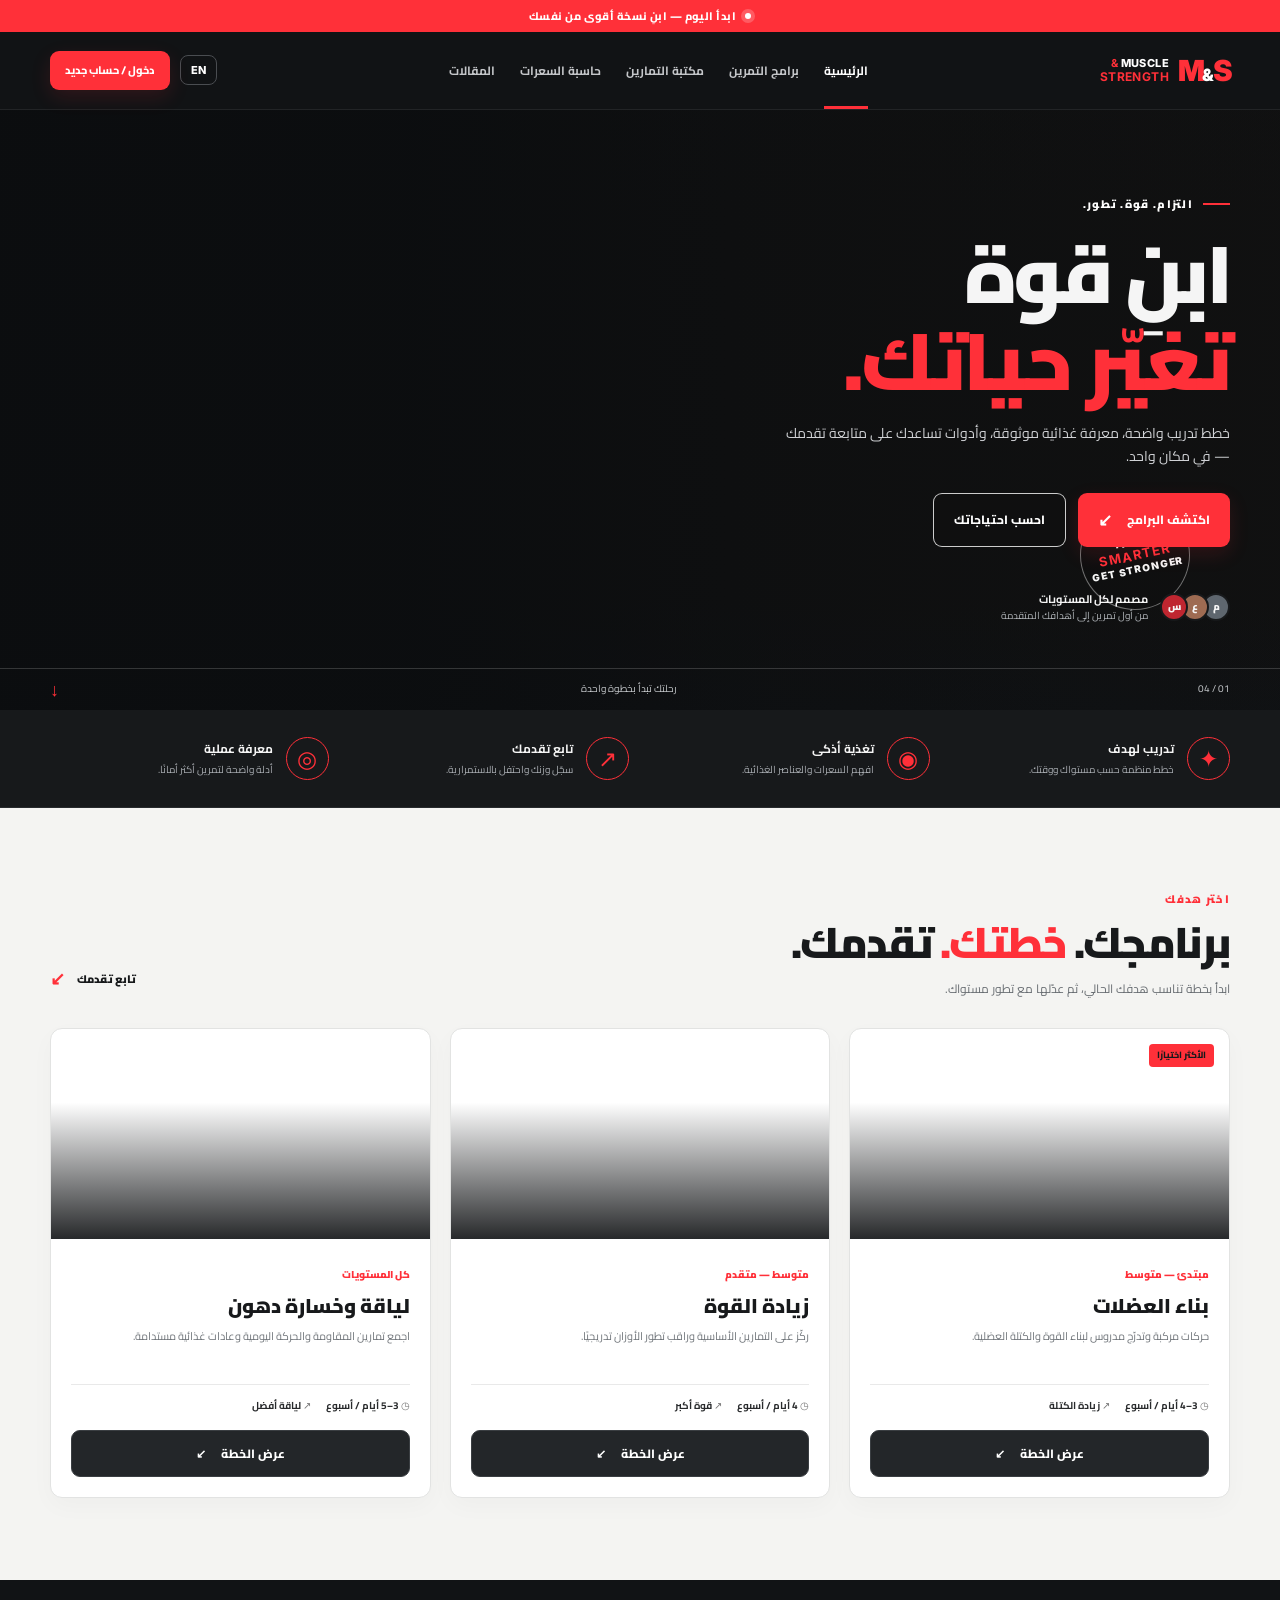
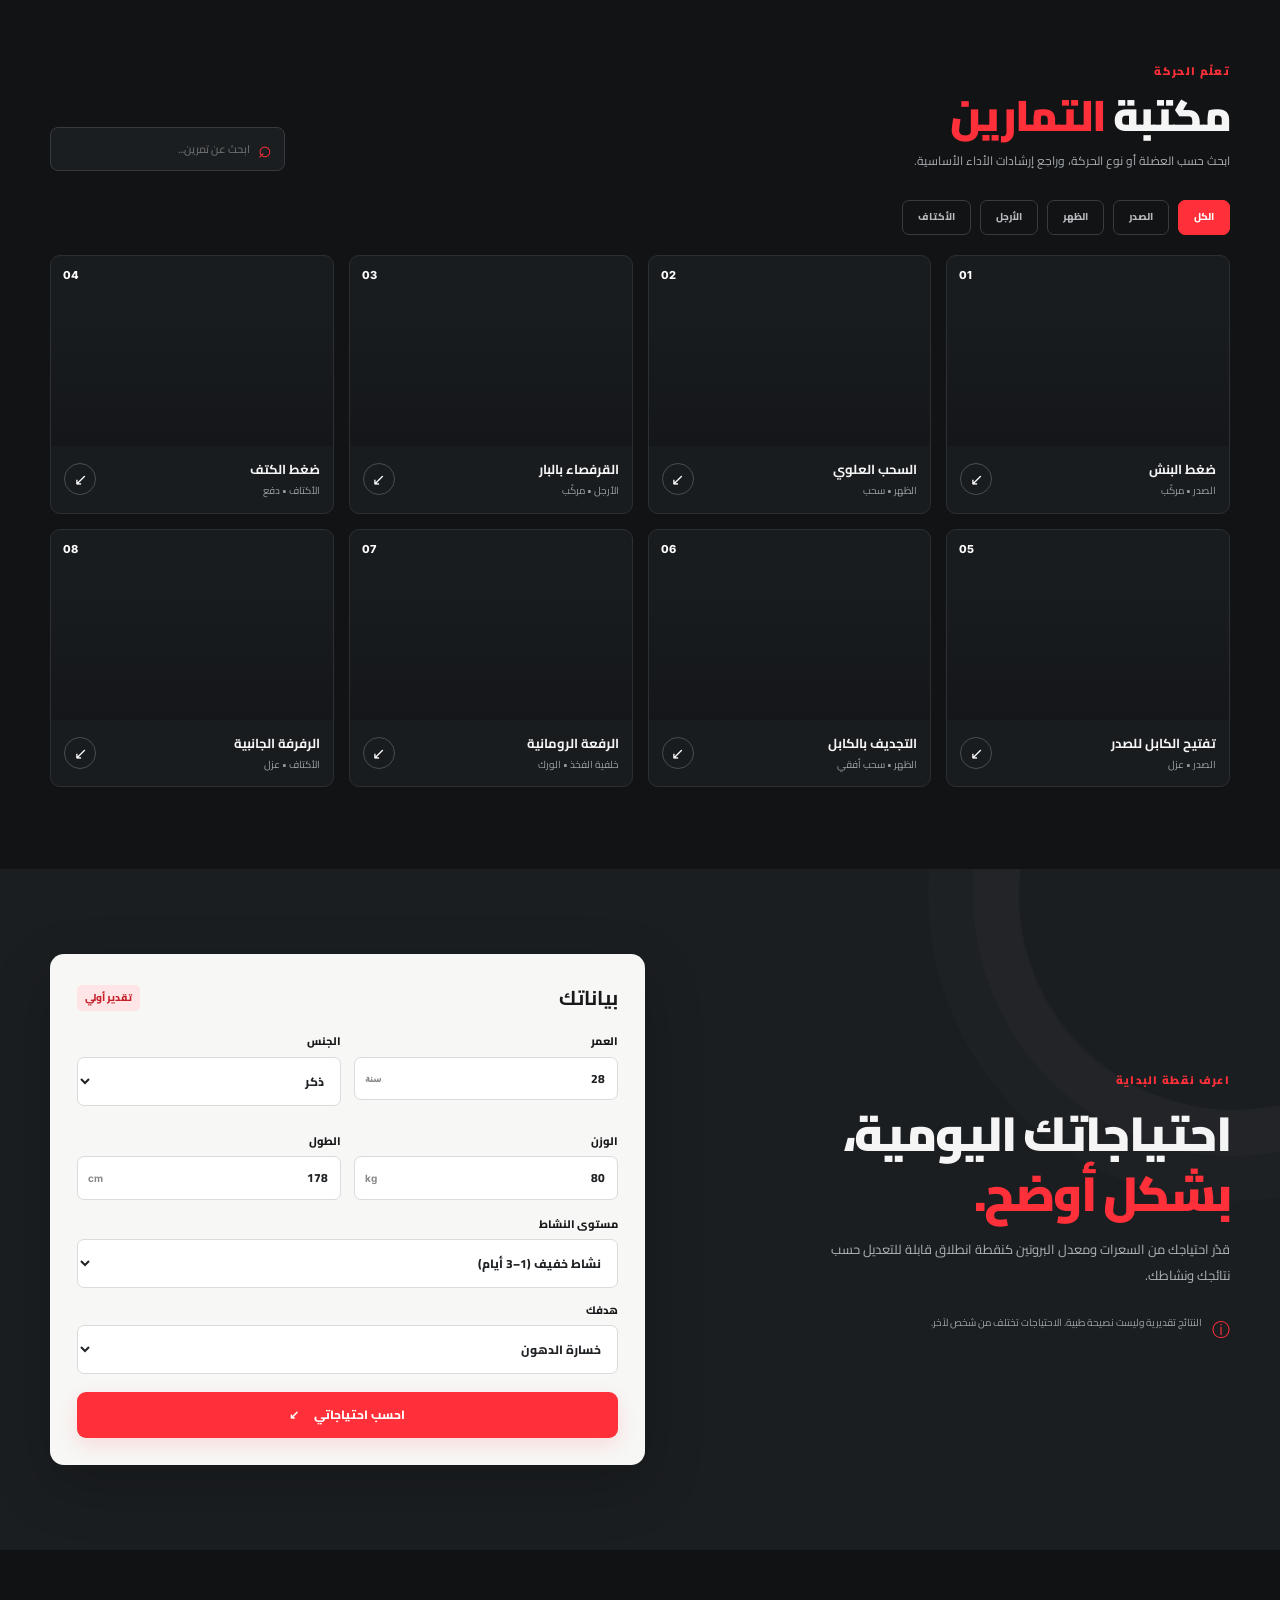
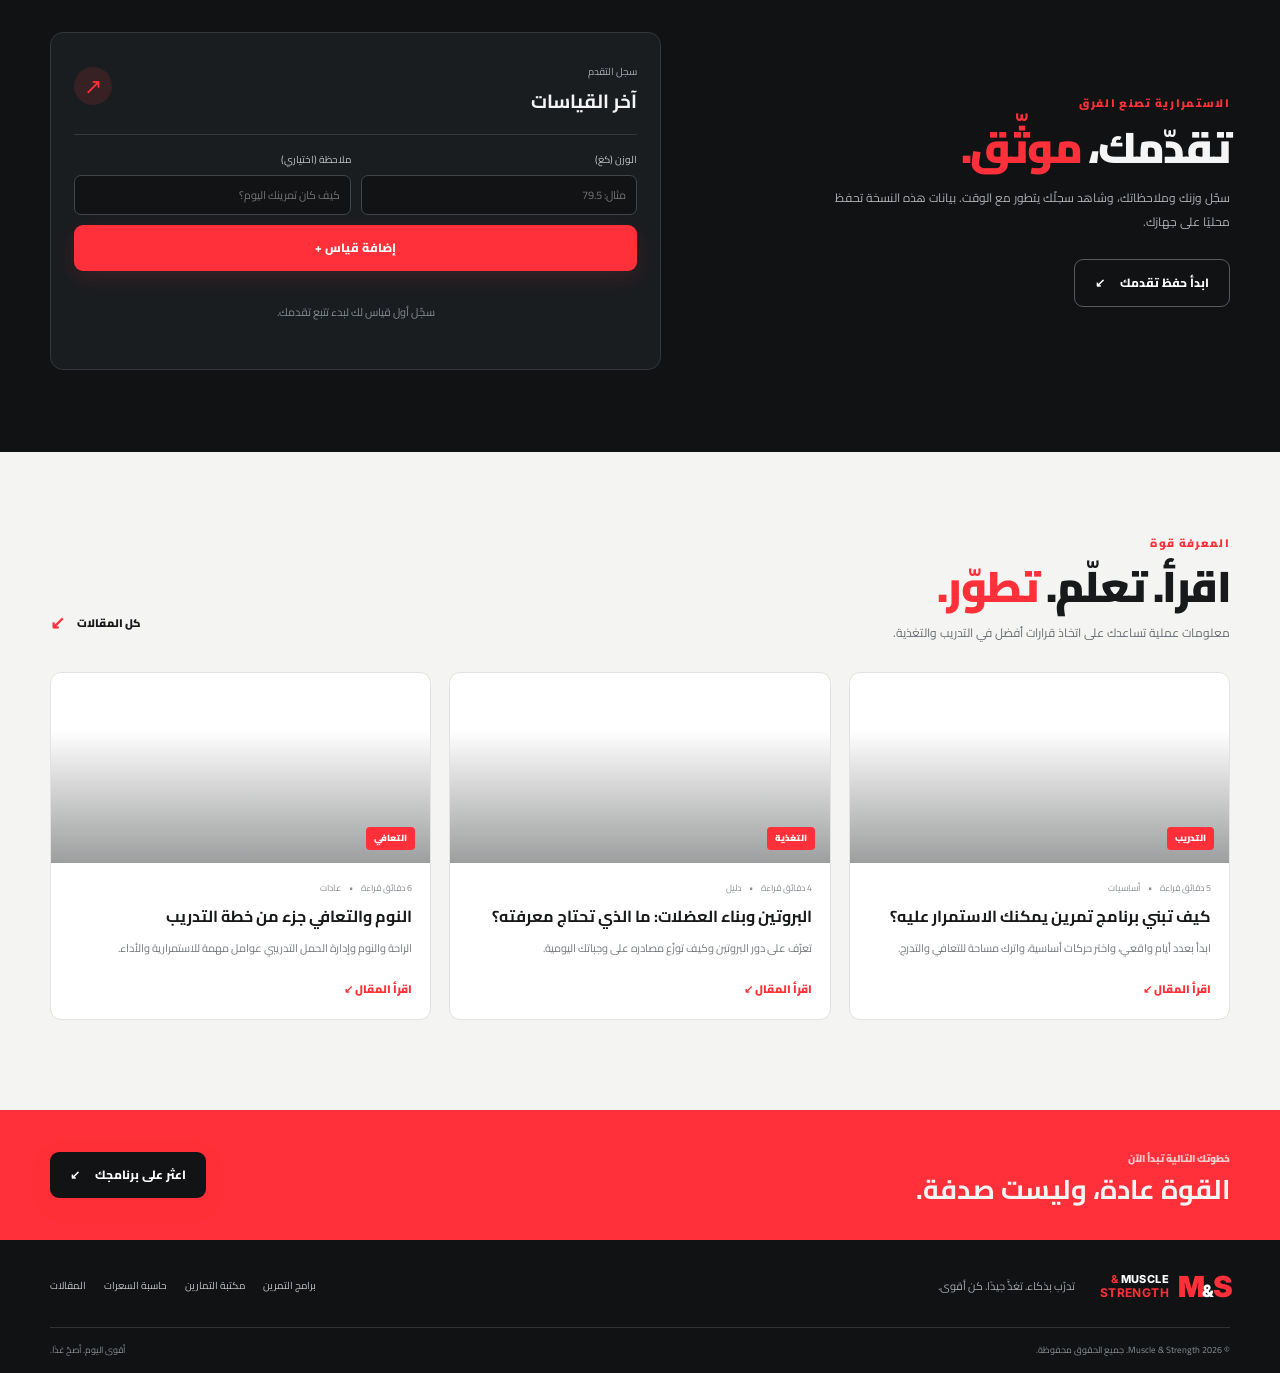
<file: index.html>
<!doctype html>
<html lang="ar" dir="rtl">
<head>
  <meta charset="utf-8">
  <meta name="viewport" content="width=device-width, initial-scale=1">
  <meta name="theme-color" content="#111315">
  <meta name="mobile-web-app-capable" content="yes">
  <meta name="apple-mobile-web-app-capable" content="yes">
  <meta name="apple-mobile-web-app-status-bar-style" content="black-translucent">
  <link rel="manifest" href="manifest.webmanifest">
  <link rel="icon" href="icons/icon-192.svg" type="image/svg+xml">
  <link rel="apple-touch-icon" href="icons/icon-192.svg">
  <meta name="description" content="Muscle & Strength — برامج تمرين، تغذية رياضية، مكتبة تمارين وأدوات لتتبع تقدمك.">
  <title>Muscle & Strength | القوة تبدأ هنا</title>
  <link rel="preconnect" href="https://fonts.googleapis.com">
  <link rel="preconnect" href="https://fonts.gstatic.com" crossorigin>
  <link href="https://fonts.googleapis.com/css2?family=Cairo:wght@400;500;600;700;800;900&family=Inter:wght@400;500;600;700;800;900&display=swap" rel="stylesheet">
  <link rel="stylesheet" href="styles.css">
</head>
<body>
  <div class="announcement"><span class="pulse"></span><span data-i18n="announce">ابدأ اليوم — ابنِ نسخة أقوى من نفسك</span></div>
  <header class="site-header">
    <a class="brand" href="#home" aria-label="Muscle & Strength home">
      <span class="brand-mark">M<span>&</span>S</span>
      <span class="brand-name">MUSCLE <b>&</b><strong>STRENGTH</strong></span>
    </a>
    <button class="mobile-menu" id="mobileMenu" aria-label="Open navigation">☰</button>
    <nav id="nav">
      <a class="nav-link active" href="#home" data-i18n="navHome">الرئيسية</a>
      <a class="nav-link" href="#programs" data-i18n="navPrograms">برامج التمرين</a>
      <a class="nav-link" href="#library" data-i18n="navLibrary">مكتبة التمارين</a>
      <a class="nav-link" href="#calculator" data-i18n="navCalculator">حاسبة السعرات</a>
      <a class="nav-link" href="#articles" data-i18n="navArticles">المقالات</a>
    </nav>
    <div class="header-actions">
      <button class="language-toggle" id="languageToggle">EN</button>
      <button class="btn btn-small btn-red" id="accountButton" data-i18n="login">دخول / حساب جديد</button>
    </div>
  </header>

  <main>
    <section class="hero" id="home">
      <div class="hero-shade"></div>
      <div class="hero-content container">
        <div class="eyebrow"><span class="eyebrow-line"></span><span data-i18n="heroEyebrow">التزام. قوة. تطور.</span></div>
        <h1><span data-i18n="heroTitleA">ابنِ قوة</span><br><em data-i18n="heroTitleB">تغيّر حياتك.</em></h1>
        <p data-i18n="heroText">خطط تدريب واضحة، معرفة غذائية موثوقة، وأدوات تساعدك على متابعة تقدمك — في مكان واحد.</p>
        <div class="hero-actions">
          <a class="btn btn-red" href="#programs" data-i18n="explorePrograms">اكتشف البرامج <span class="arrow">↙</span></a>
          <a class="btn btn-outline" href="#calculator" data-i18n="calculateNeeds">احسب احتياجاتك</a>
        </div>
        <div class="hero-proof">
          <div class="proof-avatars"><span>م</span><span>ع</span><span>س</span></div>
          <div><strong data-i18n="builtFor">مصمم لكل المستويات</strong><small data-i18n="fromBeginner">من أول تمرين إلى أهدافك المتقدمة</small></div>
        </div>
      </div>
      <div class="hero-stamp"><span>TRAIN</span><b>SMARTER</b><span>GET STRONGER</span></div>
      <div class="hero-bottom-line"><span>01 / 04</span><span data-i18n="heroBottom">رحلتك تبدأ بخطوة واحدة</span><span class="scroll-mark">↓</span></div>
    </section>

    <section class="feature-strip">
      <div class="container feature-grid">
        <article class="feature"><div class="feature-icon">✦</div><div><h3 data-i18n="feature1Title">تدريب لهدف</h3><p data-i18n="feature1Text">خطط منظمة حسب مستواك ووقتك.</p></div></article>
        <article class="feature"><div class="feature-icon">◉</div><div><h3 data-i18n="feature2Title">تغذية أذكى</h3><p data-i18n="feature2Text">افهم السعرات والعناصر الغذائية.</p></div></article>
        <article class="feature"><div class="feature-icon">↗</div><div><h3 data-i18n="feature3Title">تابع تقدمك</h3><p data-i18n="feature3Text">سجّل وزنك واحتفل بالاستمرارية.</p></div></article>
        <article class="feature"><div class="feature-icon">◎</div><div><h3 data-i18n="feature4Title">معرفة عملية</h3><p data-i18n="feature4Text">أدلة واضحة لتمرين أكثر أمانًا.</p></div></article>
      </div>
    </section>

    <section class="section programs-section" id="programs">
      <div class="container">
        <div class="section-heading">
          <div><span class="section-kicker" data-i18n="programKicker">اختر هدفك</span><h2 data-i18n="programTitle">برنامجك. <em>خطتك.</em> تقدمك.</h2><p data-i18n="programIntro">ابدأ بخطة تناسب هدفك الحالي، ثم عدّلها مع تطور مستواك.</p></div>
          <a class="text-link" href="#tracker" data-i18n="trackProgress">تابع تقدمك <span>↙</span></a>
        </div>
        <div class="program-grid">
          <article class="program-card">
            <div class="program-image image-muscle"><span class="card-index">01</span><span class="program-tag" data-i18n="tagPopular">الأكثر اختيارًا</span></div>
            <div class="program-body"><span class="card-meta" data-i18n="levelBeginner">مبتدئ — متوسط</span><h3 data-i18n="muscleTitle">بناء العضلات</h3><p data-i18n="muscleText">حركات مركبة وتدرّج مدروس لبناء القوة والكتلة العضلية.</p><div class="program-details"><span>◷ <b data-i18n="days3to4">3–4 أيام / أسبوع</b></span><span>↗ <b data-i18n="goalHypertrophy">زيادة الكتلة</b></span></div><button class="btn btn-dark full-width program-start" data-program="muscle" data-i18n="viewPlan">عرض الخطة <span>↙</span></button></div>
          </article>
          <article class="program-card">
            <div class="program-image image-strength"><span class="card-index">02</span></div>
            <div class="program-body"><span class="card-meta" data-i18n="levelIntermediate">متوسط — متقدم</span><h3 data-i18n="strengthTitle">زيادة القوة</h3><p data-i18n="strengthText">ركّز على التمارين الأساسية وراقب تطور الأوزان تدريجيًا.</p><div class="program-details"><span>◷ <b data-i18n="days4">4 أيام / أسبوع</b></span><span>↗ <b data-i18n="goalPower">قوة أكبر</b></span></div><button class="btn btn-dark full-width program-start" data-program="strength" data-i18n="viewPlan">عرض الخطة <span>↙</span></button></div>
          </article>
          <article class="program-card">
            <div class="program-image image-fitness"><span class="card-index">03</span></div>
            <div class="program-body"><span class="card-meta" data-i18n="allLevels">كل المستويات</span><h3 data-i18n="fitnessTitle">لياقة وخسارة دهون</h3><p data-i18n="fitnessText">اجمع تمارين المقاومة والحركة اليومية وعادات غذائية مستدامة.</p><div class="program-details"><span>◷ <b data-i18n="days3to5">3–5 أيام / أسبوع</b></span><span>↗ <b data-i18n="goalHealth">لياقة أفضل</b></span></div><button class="btn btn-dark full-width program-start" data-program="fitness" data-i18n="viewPlan">عرض الخطة <span>↙</span></button></div>
          </article>
        </div>
      </div>
    </section>

    <section class="section library-section" id="library">
      <div class="container">
        <div class="section-heading">
          <div><span class="section-kicker" data-i18n="libraryKicker">تعلّم الحركة</span><h2 data-i18n="libraryTitle">مكتبة <em>التمارين</em></h2><p data-i18n="libraryIntro">ابحث حسب العضلة أو نوع الحركة، وراجع إرشادات الأداء الأساسية.</p></div>
          <div class="library-search"><span>⌕</span><input id="exerciseSearch" type="search" data-i18n-placeholder="searchExercises" placeholder="ابحث عن تمرين..."></div>
        </div>
        <div class="filter-row" id="exerciseFilters">
          <button class="filter-chip selected" data-filter="all" data-i18n="filterAll">الكل</button>
          <button class="filter-chip" data-filter="chest" data-i18n="filterChest">الصدر</button>
          <button class="filter-chip" data-filter="back" data-i18n="filterBack">الظهر</button>
          <button class="filter-chip" data-filter="legs" data-i18n="filterLegs">الأرجل</button>
          <button class="filter-chip" data-filter="shoulders" data-i18n="filterShoulders">الأكتاف</button>
        </div>
        <div class="exercise-grid" id="exerciseGrid">
          <article class="exercise-card" data-category="chest" data-name-ar="ضغط البنش" data-name-en="bench press"><div class="exercise-photo ex-chest"><span>01</span></div><div class="exercise-info"><div><h3 data-ar="ضغط البنش" data-en="Bench Press">ضغط البنش</h3><p data-ar="الصدر • مركّب" data-en="Chest • Compound">الصدر • مركّب</p></div><button class="round-arrow exercise-detail" aria-label="Exercise details" data-exercise="bench">↙</button></div></article>
          <article class="exercise-card" data-category="back" data-name-ar="السحب العلوي" data-name-en="lat pulldown"><div class="exercise-photo ex-back"><span>02</span></div><div class="exercise-info"><div><h3 data-ar="السحب العلوي" data-en="Lat Pulldown">السحب العلوي</h3><p data-ar="الظهر • سحب" data-en="Back • Pull">الظهر • سحب</p></div><button class="round-arrow exercise-detail" aria-label="Exercise details" data-exercise="pulldown">↙</button></div></article>
          <article class="exercise-card" data-category="legs" data-name-ar="القرفصاء" data-name-en="barbell squat"><div class="exercise-photo ex-legs"><span>03</span></div><div class="exercise-info"><div><h3 data-ar="القرفصاء بالبار" data-en="Barbell Squat">القرفصاء بالبار</h3><p data-ar="الأرجل • مركّب" data-en="Legs • Compound">الأرجل • مركّب</p></div><button class="round-arrow exercise-detail" aria-label="Exercise details" data-exercise="squat">↙</button></div></article>
          <article class="exercise-card" data-category="shoulders" data-name-ar="ضغط الكتف" data-name-en="shoulder press"><div class="exercise-photo ex-shoulders"><span>04</span></div><div class="exercise-info"><div><h3 data-ar="ضغط الكتف" data-en="Shoulder Press">ضغط الكتف</h3><p data-ar="الأكتاف • دفع" data-en="Shoulders • Push">الأكتاف • دفع</p></div><button class="round-arrow exercise-detail" aria-label="Exercise details" data-exercise="shoulder">↙</button></div></article>
          <article class="exercise-card" data-category="chest" data-name-ar="تفتيح الكابل للصدر" data-name-en="cable chest fly"><div class="exercise-photo ex-cable"><span>05</span></div><div class="exercise-info"><div><h3 data-ar="تفتيح الكابل للصدر" data-en="Cable Chest Fly">تفتيح الكابل للصدر</h3><p data-ar="الصدر • عزل" data-en="Chest • Isolation">الصدر • عزل</p></div><button class="round-arrow exercise-detail" aria-label="Exercise details" data-exercise="cablefly">↙</button></div></article>
          <article class="exercise-card" data-category="back" data-name-ar="التجديف بالكابل" data-name-en="seated cable row"><div class="exercise-photo ex-row"><span>06</span></div><div class="exercise-info"><div><h3 data-ar="التجديف بالكابل" data-en="Seated Cable Row">التجديف بالكابل</h3><p data-ar="الظهر • سحب أفقي" data-en="Back • Horizontal pull">الظهر • سحب أفقي</p></div><button class="round-arrow exercise-detail" aria-label="Exercise details" data-exercise="row">↙</button></div></article>
          <article class="exercise-card" data-category="legs" data-name-ar="الرفعة الرومانية" data-name-en="romanian deadlift"><div class="exercise-photo ex-deadlift"><span>07</span></div><div class="exercise-info"><div><h3 data-ar="الرفعة الرومانية" data-en="Romanian Deadlift">الرفعة الرومانية</h3><p data-ar="خلفية الفخذ • الورك" data-en="Hamstrings • Hips">خلفية الفخذ • الورك</p></div><button class="round-arrow exercise-detail" aria-label="Exercise details" data-exercise="rdl">↙</button></div></article>
          <article class="exercise-card" data-category="shoulders" data-name-ar="الرفرفة الجانبية" data-name-en="dumbbell lateral raise"><div class="exercise-photo ex-lateral"><span>08</span></div><div class="exercise-info"><div><h3 data-ar="الرفرفة الجانبية" data-en="Dumbbell Lateral Raise">الرفرفة الجانبية</h3><p data-ar="الأكتاف • عزل" data-en="Shoulders • Isolation">الأكتاف • عزل</p></div><button class="round-arrow exercise-detail" aria-label="Exercise details" data-exercise="lateral">↙</button></div></article>
        </div>
        <p class="empty-state hidden" id="exerciseEmpty" data-i18n="noExercises">لا توجد تمارين مطابقة لبحثك.</p>
      </div>
    </section>

    <section class="calculator-section" id="calculator">
      <div class="container calculator-layout">
        <div class="calculator-copy"><span class="section-kicker" data-i18n="calcKicker">اعرف نقطة البداية</span><h2 data-i18n="calcTitle">احتياجاتك اليومية،<br><em>بشكل أوضح.</em></h2><p data-i18n="calcText">قدّر احتياجك من السعرات ومعدل البروتين كنقطة انطلاق قابلة للتعديل حسب نتائجك ونشاطك.</p><div class="calc-note"><span>ⓘ</span><span data-i18n="calcDisclaimer">النتائج تقديرية وليست نصيحة طبية. الاحتياجات تختلف من شخص لآخر.</span></div></div>
        <form class="calculator-card" id="calorieForm">
          <div class="form-heading"><h3 data-i18n="yourDetails">بياناتك</h3><span data-i18n="estimateOnly">تقدير أولي</span></div>
          <div class="form-grid">
            <label><span data-i18n="age">العمر</span><div class="input-unit"><input id="age" type="number" min="16" max="100" value="28" required><span data-i18n="years">سنة</span></div></label>
            <label><span data-i18n="sex">الجنس</span><select id="sex"><option value="male" data-i18n="male">ذكر</option><option value="female" data-i18n="female">أنثى</option></select></label>
            <label><span data-i18n="weight">الوزن</span><div class="input-unit"><input id="weight" type="number" min="30" max="300" value="80" required><span>kg</span></div></label>
            <label><span data-i18n="height">الطول</span><div class="input-unit"><input id="height" type="number" min="120" max="230" value="178" required><span>cm</span></div></label>
          </div>
          <label class="select-label"><span data-i18n="activity">مستوى النشاط</span><select id="activity"><option value="1.2" data-i18n="activity1">قليل الحركة</option><option value="1.375" selected data-i18n="activity2">نشاط خفيف (1–3 أيام)</option><option value="1.55" data-i18n="activity3">نشاط متوسط (3–5 أيام)</option><option value="1.725" data-i18n="activity4">نشاط عالٍ (6–7 أيام)</option></select></label>
          <label class="select-label"><span data-i18n="goal">هدفك</span><select id="goal"><option value="lose" data-i18n="goalLose">خسارة الدهون</option><option value="maintain" data-i18n="goalMaintain">المحافظة على الوزن</option><option value="gain" data-i18n="goalGain">زيادة الكتلة</option></select></label>
          <button class="btn btn-red full-width" type="submit" data-i18n="calculate">احسب احتياجاتي <span>↙</span></button>
          <div class="calc-results hidden" id="calcResults" aria-live="polite"><div class="result-main"><span data-i18n="dailyCalories">السعرات اليومية المقدرة</span><strong id="caloriesValue">2,450 <small>kcal</small></strong></div><div class="result-macros"><div><span data-i18n="protein">البروتين</span><b id="proteinValue">160 g</b></div><div><span data-i18n="maintenance">سعرات المحافظة</span><b id="maintenanceValue">2,650</b></div></div></div>
        </form>
      </div>
    </section>

    <section class="section tracker-section" id="tracker">
      <div class="container tracker-layout">
        <div><span class="section-kicker" data-i18n="trackerKicker">الاستمرارية تصنع الفرق</span><h2 data-i18n="trackerTitle">تقدّمك، <em>موثّق.</em></h2><p data-i18n="trackerText">سجّل وزنك وملاحظاتك، وشاهد سجلّك يتطور مع الوقت. بيانات هذه النسخة تحفظ محليًا على جهازك.</p><button class="btn btn-outline dark-outline" id="trackerLogin" data-i18n="saveProgress">ابدأ حفظ تقدمك <span>↙</span></button></div>
        <div class="tracker-card"><div class="tracker-top"><div><span data-i18n="progressLog">سجل التقدم</span><h3 data-i18n="latestEntries">آخر القياسات</h3></div><span class="tracker-icon">↗</span></div><form id="progressForm" class="progress-form"><label><span data-i18n="weightKg">الوزن (كغ)</span><input type="number" id="progressWeight" min="25" max="350" step=".1" placeholder="مثال: 79.5" required></label><label><span data-i18n="noteOptional">ملاحظة (اختياري)</span><input type="text" id="progressNote" maxlength="100" data-i18n-placeholder="progressPlaceholder" placeholder="كيف كان تمرينك اليوم؟"></label><button class="btn btn-red" type="submit" data-i18n="addEntry">إضافة قياس +</button></form><div class="progress-list" id="progressList"><p class="empty-progress" data-i18n="emptyProgress">سجّل أول قياس لك لبدء تتبع تقدمك.</p></div></div>
      </div>
    </section>

    <section class="section articles-section" id="articles">
      <div class="container">
        <div class="section-heading"><div><span class="section-kicker" data-i18n="articlesKicker">المعرفة قوة</span><h2 data-i18n="articlesTitle">اقرأ. تعلّم. <em>تطوّر.</em></h2><p data-i18n="articlesIntro">معلومات عملية تساعدك على اتخاذ قرارات أفضل في التدريب والتغذية.</p></div><a class="text-link" href="#articles" id="allArticles" data-i18n="allArticles">كل المقالات <span>↙</span></a></div>
        <div class="article-grid">
          <article class="article-card"><div class="article-image article-one"><span data-i18n="training">التدريب</span></div><div class="article-body"><div class="article-meta"><span data-i18n="read5">5 دقائق قراءة</span><span>•</span><span data-i18n="basics">أساسيات</span></div><h3 data-ar="كيف تبني برنامج تمرين يمكنك الاستمرار عليه؟" data-en="How to build a workout plan you can stick to">كيف تبني برنامج تمرين يمكنك الاستمرار عليه؟</h3><p data-ar="ابدأ بعدد أيام واقعي، واختر حركات أساسية، واترك مساحة للتعافي والتدرج." data-en="Start with a realistic schedule, choose fundamental movements, and leave room for recovery and progression.">ابدأ بعدد أيام واقعي، واختر حركات أساسية، واترك مساحة للتعافي والتدرج.</p><button class="article-read" data-article="0" data-i18n="readArticle">اقرأ المقال ↙</button></div></article>
          <article class="article-card"><div class="article-image article-two"><span data-i18n="nutrition">التغذية</span></div><div class="article-body"><div class="article-meta"><span data-i18n="read4">4 دقائق قراءة</span><span>•</span><span data-i18n="guide">دليل</span></div><h3 data-ar="البروتين وبناء العضلات: ما الذي تحتاج معرفته؟" data-en="Protein and muscle building: what to know">البروتين وبناء العضلات: ما الذي تحتاج معرفته؟</h3><p data-ar="تعرّف على دور البروتين وكيف توزّع مصادره على وجباتك اليومية." data-en="Learn what protein does and how to spread useful sources across your daily meals.">تعرّف على دور البروتين وكيف توزّع مصادره على وجباتك اليومية.</p><button class="article-read" data-article="1" data-i18n="readArticle">اقرأ المقال ↙</button></div></article>
          <article class="article-card"><div class="article-image article-three"><span data-i18n="recovery">التعافي</span></div><div class="article-body"><div class="article-meta"><span data-i18n="read6">6 دقائق قراءة</span><span>•</span><span data-i18n="habits">عادات</span></div><h3 data-ar="النوم والتعافي جزء من خطة التدريب" data-en="Sleep and recovery are part of your training plan">النوم والتعافي جزء من خطة التدريب</h3><p data-ar="الراحة والنوم وإدارة الحمل التدريبي عوامل مهمة للاستمرارية والأداء." data-en="Rest, sleep, and training-load management matter for consistency and performance.">الراحة والنوم وإدارة الحمل التدريبي عوامل مهمة للاستمرارية والأداء.</p><button class="article-read" data-article="2" data-i18n="readArticle">اقرأ المقال ↙</button></div></article>
        </div>
      </div>
    </section>

    <section class="cta-band"><div class="container cta-content"><div><span data-i18n="ctaKicker">خطوتك التالية تبدأ الآن</span><h2 data-i18n="ctaTitle">القوة عادة، وليست صدفة.</h2></div><a href="#programs" class="btn btn-red" data-i18n="findProgram">اعثر على برنامجك <span>↙</span></a></div></section>
  </main>

  <footer class="site-footer"><div class="container footer-main"><a class="brand" href="#home"><span class="brand-mark">M<span>&</span>S</span><span class="brand-name">MUSCLE <b>&</b><strong>STRENGTH</strong></span></a><p data-i18n="footerTagline">تدرّب بذكاء. تغذَّ جيدًا. كن أقوى.</p><div class="footer-links"><a href="#programs" data-i18n="navPrograms">برامج التمرين</a><a href="#library" data-i18n="navLibrary">مكتبة التمارين</a><a href="#calculator" data-i18n="navCalculator">حاسبة السعرات</a><a href="#articles" data-i18n="navArticles">المقالات</a></div></div><div class="container footer-bottom"><span>© <span id="year"></span> Muscle & Strength. <span data-i18n="rights">جميع الحقوق محفوظة.</span></span><span data-i18n="footerMotto">أقوى اليوم. أصحّ غدًا.</span></div></footer>

  <dialog id="accountDialog" class="modal">
    <form method="dialog" class="modal-close-form"><button class="modal-close" aria-label="Close">×</button></form>
    <div class="modal-inner"><span class="section-kicker" data-i18n="yourJourney">رحلتك الرياضية</span><h2 id="accountTitle" data-i18n="welcomeBack">مرحبًا بعودتك</h2><p data-i18n="accountExplain">أنشئ اسم مستخدم محليًا لحفظ قياسات تقدمك على هذا الجهاز.</p><form id="accountForm"><label><span data-i18n="displayName">الاسم</span><input id="displayName" type="text" minlength="2" maxlength="40" required placeholder="اسمك"></label><label><span data-i18n="emailOptional">البريد الإلكتروني (اختياري)</span><input id="userEmail" type="email" placeholder="you@example.com"></label><button class="btn btn-red full-width" type="submit" data-i18n="createProfile">إنشاء / فتح ملفي <span>↙</span></button></form><p class="privacy-note" data-i18n="localPrivacy">ملاحظة: هذا نموذج أولي؛ لا يُنشئ حسابًا سحابيًا ولا يرسل بياناتك إلى خادم.</p></div>
  </dialog>

  <dialog id="contentDialog" class="modal content-modal">
    <form method="dialog" class="modal-close-form"><button class="modal-close" aria-label="Close">×</button></form>
    <div class="modal-inner" id="contentDialogBody"></div>
  </dialog>
  <div class="toast" id="toast" role="status" aria-live="polite"></div>
  <script src="app.js"></script>
  <script>if ("serviceWorker" in navigator && (location.protocol === "https:" || location.hostname === "localhost")) { window.addEventListener("load", () => navigator.serviceWorker.register("./service-worker.js").catch(() => {})); }</script>
</body>
</html>
</file>
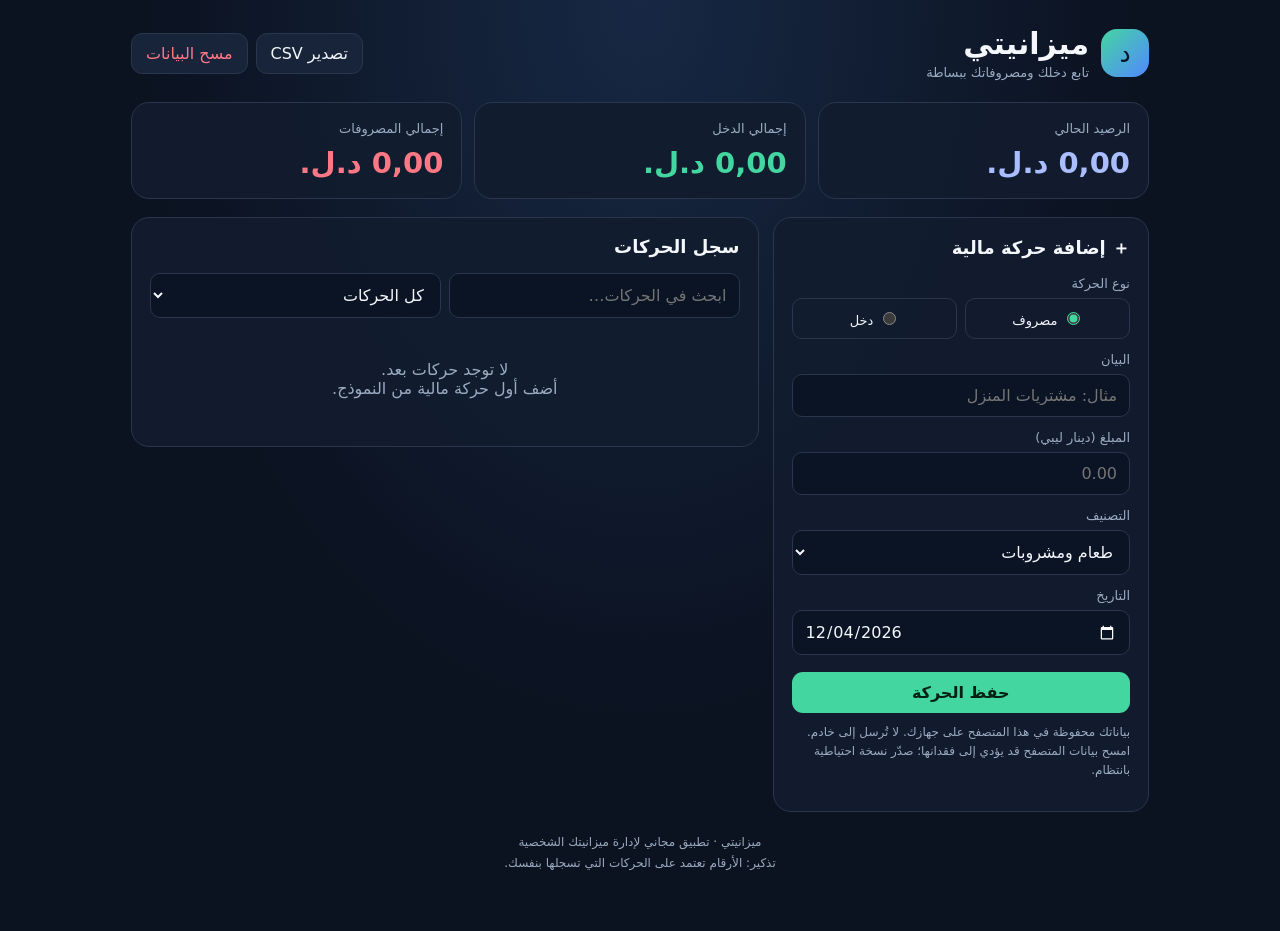
<file: expenses/index.html>
<!doctype html>
<html lang="ar" dir="rtl">
<head>
<meta charset="utf-8">
<meta name="viewport" content="width=device-width, initial-scale=1">
<meta name="theme-color" content="#0b1220">
<title>ميزانيتي | إدارة المصروفات</title>
<style>
:root{color-scheme:dark;--bg:#0b1220;--panel:#121c2e;--panel2:#18243a;--line:#29364d;--text:#f4f7fb;--muted:#9aabc2;--green:#43d6a0;--red:#ff7785;--blue:#7c9cff}
*{box-sizing:border-box}body{margin:0;background:radial-gradient(ellipse at top,#172844 0,var(--bg) 55%);color:var(--text);font-family:system-ui,-apple-system,"Segoe UI",Tahoma,Arial,sans-serif;min-height:100vh}
.wrap{max-width:1050px;margin:auto;padding:26px 16px 56px}.top{display:flex;justify-content:space-between;align-items:center;gap:12px;flex-wrap:wrap;margin-bottom:22px}.brand{display:flex;align-items:center;gap:12px}.logo{width:48px;height:48px;border-radius:16px;background:linear-gradient(135deg,#43d6a0,#5288ff);display:grid;place-items:center;font-size:25px;color:#071320}.brand h1{font-size:clamp(22px,4vw,30px);margin:0}.sub{color:var(--muted);font-size:13px;margin-top:4px}.actions{display:flex;gap:8px;flex-wrap:wrap}
button,.btn{border:1px solid var(--line);background:var(--panel2);color:var(--text);border-radius:11px;padding:10px 14px;font:inherit;cursor:pointer}button:hover{filter:brightness(1.13)}.primary{background:var(--green);color:#062016;border-color:transparent;font-weight:750}.danger{color:var(--red)}.cards{display:grid;grid-template-columns:repeat(3,minmax(0,1fr));gap:12px;margin-bottom:18px}.card,.panel{background:rgba(18,28,46,.94);border:1px solid var(--line);border-radius:18px;padding:18px}.card .label{color:var(--muted);font-size:13px}.amount{font-size:clamp(21px,4vw,29px);font-weight:800;margin-top:10px;overflow-wrap:anywhere}.income{color:var(--green)}.expense{color:var(--red)}.balance{color:#a9bdff}.layout{display:grid;grid-template-columns: minmax(0, .9fr) minmax(0,1.5fr);gap:14px;align-items:start}.panel h2{font-size:18px;margin:0 0 16px}.field{margin-bottom:13px}.field label{display:block;color:var(--muted);font-size:13px;margin-bottom:7px}.field input,.field select,.filters input,.filters select{width:100%;padding:11px 12px;border:1px solid var(--line);border-radius:10px;background:#0b1424;color:var(--text);font:inherit;min-width:0}.types{display:grid;grid-template-columns:1fr 1fr;gap:8px}.types label{margin:0;border:1px solid var(--line);border-radius:10px;padding:10px;text-align:center;cursor:pointer;color:var(--text)}.types input{width:auto;accent-color:var(--green)}.formbtn{width:100%;margin-top:4px}.filters{display:grid;grid-template-columns:1fr 1fr;gap:8px;margin-bottom:12px}.list{display:grid;gap:9px}.item{display:flex;align-items:center;gap:10px;border:1px solid var(--line);border-radius:13px;padding:12px;min-width:0}.ico{width:42px;height:42px;flex-shrink:0;display:grid;place-items:center;background:var(--panel2);border-radius:12px;font-size:20px}.details{flex:1;min-width:0}.details strong{display:block;overflow-wrap:anywhere}.details small{display:block;color:var(--muted);margin-top:4px;font-size:12px}.right{display:flex;align-items:center;gap:9px}.money{font-weight:750;white-space:nowrap}.del{padding:7px 9px;background:transparent}.empty{text-align:center;color:var(--muted);padding:30px 10px}.foot{color:var(--muted);font-size:12px;text-align:center;margin-top:20px;line-height:1.8}.notice{color:var(--muted);font-size:12px;line-height:1.6;margin-top:10px}
@media(max-width:720px){.wrap{padding:18px 12px 40px}.cards{gap:8px}.card{padding:13px 11px}.card .label{font-size:12px}.layout{grid-template-columns:1fr}.panel{padding:15px}.actions button{padding:9px 10px}.item{padding:10px}.right{gap:5px}.money{font-size:13px}.del{padding:7px}}
@media(max-width:380px){.cards{grid-template-columns:1fr}.amount{font-size:24px}.filters{grid-template-columns:1fr}}
</style>
</head>
<body>
<main class="wrap">
<header class="top"><div class="brand"><div class="logo">د</div><div><h1>ميزانيتي</h1><div class="sub">تابع دخلك ومصروفاتك ببساطة</div></div></div><div class="actions"><button id="exportBtn">تصدير CSV</button><button id="clearBtn" class="danger">مسح البيانات</button></div></header>
<section class="cards" aria-label="ملخص الميزانية">
<div class="card"><div class="label">الرصيد الحالي</div><div class="amount balance" id="balance">0.00 د.ل</div></div>
<div class="card"><div class="label">إجمالي الدخل</div><div class="amount income" id="income">0.00 د.ل</div></div>
<div class="card"><div class="label">إجمالي المصروفات</div><div class="amount expense" id="expense">0.00 د.ل</div></div>
</section>
<div class="layout">
<section class="panel"><h2>＋ إضافة حركة مالية</h2><form id="entryForm">
<div class="field"><label>نوع الحركة</label><div class="types"><label><input type="radio" name="type" value="expense" checked> مصروف</label><label><input type="radio" name="type" value="income"> دخل</label></div></div>
<div class="field"><label for="title">البيان</label><input id="title" required maxlength="100" placeholder="مثال: مشتريات المنزل"></div>
<div class="field"><label for="amount">المبلغ (دينار ليبي)</label><input id="amount" type="number" min="0.01" max="999999999" step="0.01" required placeholder="0.00"></div>
<div class="field"><label for="category">التصنيف</label><select id="category"><option>طعام ومشروبات</option><option>منزل وفواتير</option><option>مواصلات</option><option>صحة</option><option>تسوق</option><option>تعليم</option><option>ترفيه</option><option>راتب</option><option>عمل</option><option>هدايا</option><option>أخرى</option></select></div>
<div class="field"><label for="date">التاريخ</label><input id="date" type="date" required></div>
<button class="primary formbtn" type="submit">حفظ الحركة</button></form><p class="notice">بياناتك محفوظة في هذا المتصفح على جهازك. لا تُرسل إلى خادم. امسح بيانات المتصفح قد يؤدي إلى فقدانها؛ صدّر نسخة احتياطية بانتظام.</p></section>
<section class="panel"><h2>سجل الحركات</h2><div class="filters"><input id="search" type="search" placeholder="ابحث في الحركات…" aria-label="البحث"><select id="filter"><option value="all">كل الحركات</option><option value="expense">المصروفات فقط</option><option value="income">الدخل فقط</option></select></div><div id="entries" class="list"></div></section>
</div>
<div class="foot">ميزانيتي · تطبيق مجاني لإدارة ميزانيتك الشخصية<br>تذكير: الأرقام تعتمد على الحركات التي تسجلها بنفسك.</div>
</main>
<script>
(function(){
const $=id=>document.getElementById(id);
const KEY='mizan_expenses_v1';
let entries=[];
try{const saved=localStorage.getItem(KEY);entries=saved?JSON.parse(saved):[];if(!Array.isArray(entries))entries=[];}catch(e){entries=[];}
const today=new Date();$('date').value=[today.getFullYear(),String(today.getMonth()+1).padStart(2,'0'),String(today.getDate()).padStart(2,'0')].join('-');
const money=n=>new Intl.NumberFormat('ar-LY',{style:'currency',currency:'LYD',maximumFractionDigits:2}).format(n);
const esc=s=>String(s).replace(/[&<>"']/g,c=>({'&':'&amp;','<':'&lt;','>':'&gt;','"':'&quot;',"'":'&#39;'}[c]));
function save(){try{localStorage.setItem(KEY,JSON.stringify(entries));}catch(e){alert('تعذر حفظ البيانات. قد تكون مساحة المتصفح ممتلئة. صدّر نسخة من بياناتك.');}}
function render(){
const inc=entries.filter(x=>x.type==='income').reduce((s,x)=>s+x.amount,0), exp=entries.filter(x=>x.type==='expense').reduce((s,x)=>s+x.amount,0);
$('income').textContent=money(inc);$('expense').textContent=money(exp);$('balance').textContent=money(inc-exp);
const q=$('search').value.trim().toLocaleLowerCase('ar'), f=$('filter').value;
const filtered=entries.filter(x=>(f==='all'||x.type===f)&&(!q||(x.title+' '+x.category+' '+x.date).toLocaleLowerCase('ar').includes(q))).sort((a,b)=>b.date.localeCompare(a.date)||b.created-a.created);
if(!filtered.length){$('entries').innerHTML='<div class="empty">لا توجد حركات بعد.<br>أضف أول حركة مالية من النموذج.</div>';return;}
$('entries').innerHTML=filtered.map(x=>'<article class="item"><div class="ico">'+(x.type==='income'?'↙️':'↗️')+'</div><div class="details"><strong>'+esc(x.title)+'</strong><small>'+esc(x.category)+' · '+esc(x.date)+'</small></div><div class="right"><span class="money '+(x.type==='income'?'income':'expense')+'">'+(x.type==='income'?'+':'−')+money(x.amount)+'</span><button class="del" data-delete="'+esc(x.id)+'" aria-label="حذف '+esc(x.title)+'" title="حذف">×</button></div></article>').join('');
}
$('entryForm').addEventListener('submit',e=>{e.preventDefault();const title=$('title').value.trim(),amount=Number($('amount').value),date=$('date').value;if(!title||!Number.isFinite(amount)||amount<=0||!date){alert('يرجى إدخال البيان والمبلغ والتاريخ بشكل صحيح.');return;}entries.push({id:String(Date.now())+'-'+Math.random().toString(36).slice(2,8),type:document.querySelector('input[name="type"]:checked').value,title,amount,category:$('category').value,date,created:Date.now()});save();$('title').value='';$('amount').value='';render();});
$('entries').addEventListener('click',e=>{const b=e.target.closest('[data-delete]');if(!b)return;const x=entries.find(v=>v.id===b.dataset.delete);if(x&&confirm('هل تريد حذف الحركة «'+x.title+'»؟')){entries=entries.filter(v=>v.id!==x.id);save();render();}});
$('search').addEventListener('input',render);$('filter').addEventListener('change',render);
$('clearBtn').addEventListener('click',()=>{if(entries.length&&confirm('هل أنت متأكد؟ سيتم حذف جميع الحركات المحفوظة على هذا الجهاز.')){entries=[];save();render();}});
$('exportBtn').addEventListener('click',()=>{if(!entries.length){alert('لا توجد بيانات لتصديرها.');return;}const rows=[['النوع','البيان','المبلغ بالدينار الليبي','التصنيف','التاريخ'],...entries.map(x=>[x.type==='income'?'دخل':'مصروف',x.title,x.amount,x.category,x.date])];const csv='\uFEFF'+rows.map(r=>r.map(v=>'"'+String(v).replace(/"/g,'""')+'"').join(',')).join('\r\n');const url=URL.createObjectURL(new Blob([csv],{type:'text/csv;charset=utf-8;'}));const a=document.createElement('a');a.href=url;a.download='mizanati-'+$('date').value+'.csv';document.body.appendChild(a);a.click();a.remove();URL.revokeObjectURL(url);});
render();
})();
</script>
</body></html>
</file>
<file: styles.css>
:root{--bg:#101214;--bg2:#171a1d;--panel:#1d2023;--text:#f5f5f5;--muted:#a4a8ad;--red:#ff3039;--red2:#d91f2a;--line:#303438;--paper:#f4f4f2;--ink:#17191b;--paper-muted:#686d72;--radius:16px;--container:1180px}
*{box-sizing:border-box}html{scroll-behavior:smooth;scroll-padding-top:90px}body{margin:0;background:var(--bg);color:var(--text);font-family:"Cairo",Arial,sans-serif;line-height:1.65}body[dir="ltr"]{font-family:Inter,Arial,sans-serif}a{color:inherit;text-decoration:none}button,input,select{font:inherit}button{cursor:pointer}.container{width:min(var(--container),calc(100% - 48px));margin-inline:auto}.announcement{height:32px;background:var(--red);color:white;text-align:center;font-size:11px;font-weight:800;letter-spacing:.04em;display:flex;align-items:center;justify-content:center;gap:9px}.pulse{width:6px;height:6px;background:white;border-radius:50%;box-shadow:0 0 0 4px #ffffff35}.site-header{height:78px;padding:0 max(24px,calc((100% - var(--container))/2));display:flex;align-items:center;justify-content:space-between;gap:24px;background:#111315;border-bottom:1px solid #ffffff12;position:sticky;top:0;z-index:30}.brand{display:flex;align-items:center;gap:9px;flex-shrink:0}.brand-mark{font-family:Inter,sans-serif;font-weight:900;font-size:29px;letter-spacing:-3px;color:var(--red);line-height:1}.brand-mark span{font-size:17px;color:white;letter-spacing:-1px}.brand-name{font:800 11px/1.2 Inter,sans-serif;letter-spacing:.4px;color:#fff}.brand-name b{color:var(--red)}.brand-name strong{display:block;color:var(--red);font-size:12px}.site-header nav{display:flex;align-items:center;gap:25px}.nav-link{font-size:12px;font-weight:700;color:#c4c6c9;position:relative;white-space:nowrap}.nav-link:hover,.nav-link.active{color:white}.nav-link.active:after{content:"";position:absolute;bottom:-29px;left:0;right:0;height:3px;background:var(--red)}.header-actions{display:flex;align-items:center;gap:10px}.language-toggle{background:transparent;border:1px solid #4a4d51;color:white;border-radius:8px;padding:7px 10px;font:800 11px Inter,sans-serif}.btn{border:0;display:inline-flex;align-items:center;justify-content:center;gap:15px;padding:13px 20px;border-radius:9px;font-size:12px;font-weight:800;transition:transform .2s,background .2s;color:#fff}.btn:hover{transform:translateY(-2px)}.btn-red{background:var(--red);box-shadow:0 7px 20px #ff303922}.btn-red:hover{background:#ff4c54}.btn-small{padding:10px 15px;font-size:11px}.btn-outline{background:#11111144;border:1px solid #ffffffc9}.btn-dark{background:#232629;border:1px solid #3a3e42}.btn-dark:hover{background:var(--red)}.full-width{width:100%}.arrow{font-size:17px}.mobile-menu{display:none;background:none;border:1px solid var(--line);color:white;border-radius:8px;padding:7px 10px}
.hero{min-height:600px;position:relative;isolation:isolate;overflow:hidden;background:#111 url("https://images.unsplash.com/photo-1583454110551-21f2fa2afe61?auto=format&fit=crop&w=2000&q=85") center 38%/cover no-repeat}.hero-shade{position:absolute;inset:0;z-index:-1;background:linear-gradient(90deg,#0b0d0ff5 0%,#0b0d0fe8 32%,#0b0d0f77 59%,#0b0d0f1a 100%),linear-gradient(0deg,#101214 0%,transparent 18%,transparent 82%,#10121425)}.hero-content{padding-top:85px;padding-bottom:80px;position:relative;z-index:1}.eyebrow,.section-kicker{color:var(--red);font-size:11px;font-weight:900;letter-spacing:.12em;display:flex;align-items:center;gap:10px}.eyebrow{color:#fff}.eyebrow-line{width:27px;height:2px;background:var(--red)}.hero h1{font-size:clamp(46px,6.3vw,80px);line-height:1.08;letter-spacing:-.04em;margin:18px 0 18px;font-weight:900;max-width:650px}.hero h1 em,.section-heading h2 em,.calculator-copy h2 em,.tracker-layout h2 em{font-style:normal;color:var(--red)}.hero-content>p{max-width:460px;color:#d0d2d5;font-size:14px;margin:0 0 25px}.hero-actions{display:flex;gap:12px;flex-wrap:wrap}.hero-proof{display:flex;align-items:center;gap:12px;margin-top:43px}.proof-avatars{display:flex;padding-inline-start:7px}.proof-avatars span{margin-inline-start:-7px;width:28px;height:28px;border:2px solid #17191b;border-radius:50%;display:grid;place-items:center;background:#5e666e;font-size:10px;font-weight:900}.proof-avatars span:nth-child(2){background:#9e6b52}.proof-avatars span:nth-child(3){background:#bf2630}.hero-proof strong,.hero-proof small{display:block}.hero-proof strong{font-size:11px}.hero-proof small{color:#aeb2b6;font-size:10px}.hero-stamp{position:absolute;right:7%;bottom:100px;width:110px;height:110px;border:1px solid #ffffff66;border-radius:50%;display:flex;flex-direction:column;align-items:center;justify-content:center;transform:rotate(-12deg);font:900 10px Inter,sans-serif;letter-spacing:1px;background:#11111138}.hero-stamp b{font-size:13px;color:var(--red)}.hero-bottom-line{position:absolute;bottom:0;left:0;right:0;height:42px;border-top:1px solid #ffffff2b;display:flex;align-items:center;justify-content:space-between;padding-inline:max(24px,calc((100% - var(--container))/2));color:#c5c8cb;font-size:10px}.scroll-mark{color:var(--red);font-size:18px}
.feature-strip{background:#17191b;border-bottom:1px solid #282b2e}.feature-grid{display:grid;grid-template-columns:repeat(4,1fr);padding-block:27px;gap:22px}.feature{display:flex;align-items:center;gap:13px}.feature-icon{flex:0 0 43px;width:43px;height:43px;border:1px solid var(--red);border-radius:50%;display:grid;place-items:center;color:var(--red);font-size:23px}.feature h3{font-size:12px;margin:0 0 3px}.feature p{font-size:10px;color:#a8acb1;margin:0;line-height:1.6}
.section{padding:82px 0}.programs-section,.articles-section{background:var(--paper);color:var(--ink)}.section-heading{display:flex;align-items:flex-end;justify-content:space-between;gap:25px;margin-bottom:29px}.section-heading h2,.calculator-copy h2,.tracker-layout h2{font-size:clamp(29px,3.4vw,43px);line-height:1.25;letter-spacing:-.04em;margin:8px 0 9px;font-weight:900}.section-heading p{font-size:12px;color:var(--paper-muted);margin:0;max-width:530px}.text-link{font-size:11px;font-weight:900;white-space:nowrap;display:flex;align-items:center;gap:12px;padding-bottom:5px}.text-link span{font-size:18px;color:var(--red)}.program-grid{display:grid;grid-template-columns:repeat(3,1fr);gap:19px}.program-card{background:#fff;border:1px solid #e2e3e2;border-radius:12px;overflow:hidden;box-shadow:0 8px 25px #00000007}.program-image{height:210px;position:relative;background-size:cover;background-position:center;isolation:isolate}.program-image:after{content:"";position:absolute;inset:0;background:linear-gradient(0deg,#090b0de0,transparent 65%);z-index:-1}.image-muscle{background-image:url("https://images.unsplash.com/photo-1583454110551-21f2fa2afe61?auto=format&fit=crop&w=900&q=80")}.image-strength{background-image:url("https://images.unsplash.com/photo-1534438327276-14e5300c3a48?auto=format&fit=crop&w=900&q=80")}.image-fitness{background-image:url("https://images.unsplash.com/photo-1534258936925-c58bed479fcb?auto=format&fit=crop&w=900&q=80")}.card-index{position:absolute;top:15px;left:15px;font:800 11px Inter,sans-serif;color:#fff;border:1px solid #ffffff66;padding:5px 8px;border-radius:5px}.program-tag{position:absolute;top:15px;right:15px;background:var(--red);padding:4px 8px;border-radius:4px;font-size:9px;font-weight:800}.program-body{padding:20px}.card-meta{color:var(--red);font-size:10px;font-weight:900}.program-body h3{font-size:20px;margin:4px 0 5px;font-weight:900}.program-body>p{font-size:11px;line-height:1.8;color:#70757a;min-height:40px;margin:0 0 17px}.program-details{display:flex;gap:15px;flex-wrap:wrap;border-top:1px solid #e9e9e9;padding:13px 0 15px;font-size:10px;color:#777}.program-details b{color:#282a2c;font-weight:700}.library-section{background:#111315}.library-section .section-heading p{color:#a9adb1}.library-search{display:flex;align-items:center;gap:8px;background:#1b1e21;border:1px solid #373b3f;border-radius:8px;padding:0 12px;min-width:235px}.library-search span{font-size:23px;color:var(--red)}.library-search input{width:100%;background:transparent;border:0;outline:0;color:white;padding:12px 0;font-size:11px}.filter-row{display:flex;gap:9px;margin-bottom:20px;flex-wrap:wrap}.filter-chip{border:1px solid #383c40;color:#b6b9bd;background:transparent;border-radius:7px;padding:8px 15px;font-size:10px;font-weight:800}.filter-chip.selected,.filter-chip:hover{background:var(--red);border-color:var(--red);color:#fff}.exercise-grid{display:grid;grid-template-columns:repeat(4,1fr);gap:15px}.exercise-card{border:1px solid #2c3034;background:#191c1f;border-radius:10px;overflow:hidden;transition:transform .2s}.exercise-card:hover{transform:translateY(-4px)}.exercise-photo{height:190px;background-size:cover;background-position:center;position:relative}.exercise-photo:after{content:"";position:absolute;inset:0;background:linear-gradient(0deg,#1012148a,transparent 70%)}.exercise-photo>span{position:absolute;top:12px;left:12px;color:#fff;font:800 11px Inter,sans-serif;z-index:1}.ex-chest{background-image:url("https://images.unsplash.com/photo-1534368270820-9de3d8053204?auto=format&fit=crop&w=700&q=80")}.ex-back{background-image:url("https://images.unsplash.com/photo-1598971639058-fab3c3109a00?auto=format&fit=crop&w=700&q=80")}.ex-legs{background-image:url("https://images.unsplash.com/photo-1574680096145-d05b474e2155?auto=format&fit=crop&w=700&q=80")}.ex-shoulders{background-image:url("https://images.unsplash.com/photo-1581009146145-b5ef050c2e1e?auto=format&fit=crop&w=700&q=80")}.exercise-info{padding:13px;display:flex;align-items:center;justify-content:space-between;gap:10px}.exercise-info h3{font-size:13px;margin:0 0 3px}.exercise-info p{font-size:10px;color:#9ca1a6;margin:0}.round-arrow{width:32px;height:32px;border:1px solid #484c50;border-radius:50%;background:transparent;color:#fff;font-size:16px;flex-shrink:0}.round-arrow:hover{background:var(--red);border-color:var(--red)}.empty-state{color:#b3b7bb;font-size:13px}.hidden{display:none!important}
.calculator-section{background:#1b1e21;padding:85px 0;position:relative;overflow:hidden}.calculator-section:before{content:"";position:absolute;width:430px;height:430px;border:1px solid #ffffff09;border-radius:50%;right:-170px;top:-190px;box-shadow:0 0 0 45px #ffffff04,0 0 0 90px #ffffff03}.calculator-layout{display:grid;grid-template-columns:.85fr 1fr;gap:80px;align-items:center;position:relative}.calculator-copy h2{font-size:clamp(33px,4vw,48px);margin-top:14px}.calculator-copy>p{font-size:13px;color:#b0b4b8;max-width:420px;line-height:2}.calc-note{display:flex;gap:10px;margin-top:25px;max-width:420px;color:#9fa4a8;font-size:10px;line-height:1.9}.calc-note span:first-child{color:var(--red);font-size:18px}.calculator-card{background:#f7f7f5;color:#17191b;padding:27px;border-radius:14px;box-shadow:0 20px 60px #0003}.form-heading{display:flex;justify-content:space-between;align-items:center;margin-bottom:18px}.form-heading h3{margin:0;font-size:20px}.form-heading>span{font-size:10px;background:#ffe5e6;color:#c51e28;padding:5px 8px;border-radius:5px;font-weight:800}.form-grid{display:grid;grid-template-columns:1fr 1fr;gap:13px}.calculator-card label,.modal-inner label{display:flex;flex-direction:column;gap:6px;font-size:11px;font-weight:800;margin-bottom:13px}.calculator-card input,.calculator-card select,.modal-inner input{width:100%;border:1px solid #d9dbdc;border-radius:7px;background:#fff;color:#202326;padding:11px 12px;outline:0;font-size:12px}.calculator-card input:focus,.calculator-card select:focus,.modal-inner input:focus{border-color:var(--red);box-shadow:0 0 0 3px #ff30391a}.input-unit{position:relative}.input-unit input{padding-inline-end:43px}.input-unit>span{position:absolute;top:50%;transform:translateY(-50%);inset-inline-end:11px;color:#888;font:700 10px Inter,sans-serif}.select-label{margin-top:2px}.calculator-card .btn{margin-top:5px}.calc-results{margin-top:17px;padding-top:16px;border-top:1px solid #dedfdf}.result-main>span,.result-macros span{display:block;color:#73777b;font-size:10px}.result-main strong{display:block;font:900 29px Inter,sans-serif;color:#17191b;margin-top:4px}.result-main strong small{font-size:12px;color:var(--red)}.result-macros{display:grid;grid-template-columns:1fr 1fr;gap:12px;margin-top:12px}.result-macros>div{background:#eaeceb;border-radius:7px;padding:10px}.result-macros b{display:block;margin-top:3px;font-size:15px}
.tracker-section{background:#101214}.tracker-layout{display:grid;grid-template-columns:.8fr 1fr;gap:80px;align-items:center}.tracker-layout>div:first-child>p{color:#aeb2b6;font-size:12px;line-height:2;max-width:400px;margin:12px 0 25px}.dark-outline{border-color:#575b60;background:transparent}.tracker-card{background:#1a1d20;border:1px solid #33373b;border-radius:13px;padding:23px}.tracker-top{display:flex;align-items:center;justify-content:space-between;border-bottom:1px solid #33373b;padding-bottom:17px;margin-bottom:17px}.tracker-top span{font-size:10px;color:#a8adb1}.tracker-top h3{margin:4px 0 0;font-size:19px}.tracker-icon{width:38px;height:38px;border-radius:50%;background:#382124;color:var(--red)!important;display:grid;place-items:center;font-size:22px!important}.progress-form{display:grid;grid-template-columns:1fr 1fr;gap:10px;align-items:end}.progress-form label{display:flex;flex-direction:column;gap:6px;color:#c3c6c9;font-size:10px}.progress-form input{min-width:0;width:100%;border:1px solid #41464a;background:#111315;color:white;border-radius:7px;padding:10px;font-size:11px;outline:0}.progress-form button{grid-column:1/-1}.progress-list{margin-top:18px}.empty-progress{font-size:11px;color:#858b90;text-align:center;padding:14px 0}.progress-entry{display:flex;align-items:center;justify-content:space-between;border-top:1px solid #303438;padding:11px 0;gap:12px}.progress-entry strong{font-size:13px}.progress-entry small{display:block;color:#8f959a;font-size:10px}.progress-entry .entry-note{color:#c4c8cb;font-size:10px;text-align:end;max-width:45%;overflow-wrap:anywhere}
.articles-section{padding-bottom:90px}.article-grid{display:grid;grid-template-columns:repeat(3,1fr);gap:18px}.article-card{border:1px solid #e2e3e1;border-radius:11px;overflow:hidden;background:white}.article-image{height:190px;background-size:cover;background-position:center;position:relative}.article-image:after{content:"";position:absolute;inset:0;background:linear-gradient(0deg,#090b0d66,transparent 70%)}.article-image>span{position:absolute;z-index:1;bottom:13px;right:15px;background:var(--red);color:white;font-size:9px;font-weight:900;padding:4px 8px;border-radius:4px}.article-one{background-image:url("https://images.unsplash.com/photo-1534438327276-14e5300c3a48?auto=format&fit=crop&w=800&q=80")}.article-two{background-image:url("https://images.unsplash.com/photo-1490645935967-10de6ba17061?auto=format&fit=crop&w=800&q=80")}.article-three{background-image:url("https://images.unsplash.com/photo-1517836357463-d25dfeac3438?auto=format&fit=crop&w=800&q=80")}.article-body{padding:18px}.article-meta{display:flex;gap:8px;align-items:center;color:#8b9094;font-size:9px}.article-body h3{font-size:16px;line-height:1.55;margin:9px 0}.article-body p{font-size:11px;line-height:1.9;color:#73787c;margin:0 0 15px}.article-read{border:0;background:transparent;padding:0;color:var(--red);font-weight:900;font-size:11px}.cta-band{background:var(--red);padding:33px 0}.cta-content{display:flex;align-items:center;justify-content:space-between;gap:20px}.cta-content>div>span{font-size:10px;font-weight:900;opacity:.8}.cta-content h2{font-size:27px;margin:3px 0 0;line-height:1.3}.cta-content .btn{background:#111315}.site-footer{background:#101214}.footer-main{padding:32px 0 26px;display:flex;align-items:center;gap:25px;border-bottom:1px solid #303438}.footer-main>p{color:#a4a9ae;font-size:11px;margin:0;flex:1}.footer-links{display:flex;gap:18px;flex-wrap:wrap}.footer-links a{font-size:10px;color:#c1c5c8}.footer-links a:hover{color:var(--red)}.footer-bottom{display:flex;justify-content:space-between;gap:15px;padding:15px 0;color:#888e93;font-size:9px}
.modal{border:1px solid #393d41;border-radius:16px;background:#f7f7f5;color:#17191b;width:min(460px,calc(100% - 28px));padding:0;box-shadow:0 30px 100px #0009}.modal::backdrop{background:#000b;backdrop-filter:blur(5px)}.modal-close-form{display:flex;justify-content:flex-end;padding:12px 14px 0}.modal-close{border:0;background:#e8e9e8;border-radius:50%;width:31px;height:31px;font-size:23px;line-height:1;color:#555}.modal-inner{padding:10px 30px 30px}.modal-inner h2{font-size:28px;margin:5px 0}.modal-inner>p{font-size:11px;color:#777d81;line-height:1.8}.modal-inner form{margin-top:20px}.privacy-note{font-size:9px!important;border-top:1px solid #e0e2e1;padding-top:12px}.content-modal{width:min(620px,calc(100% - 28px))}.content-modal .modal-inner{padding-top:0}.content-modal h2{font-size:26px}.content-modal p,.content-modal li{font-size:13px;line-height:2;color:#53595d}.content-modal h3{margin-top:18px}.plan-days{display:grid;gap:10px;margin-top:18px}.plan-day{background:#e9eae8;border-radius:8px;padding:13px}.plan-day strong{display:block;color:#c81f29;margin-bottom:4px}.plan-day p{margin:0;font-size:12px}.toast{position:fixed;bottom:22px;left:50%;transform:translate(-50%,20px);background:#f8f8f6;color:#17191b;padding:12px 18px;border-radius:9px;box-shadow:0 12px 40px #0006;font-size:12px;font-weight:800;opacity:0;pointer-events:none;transition:.25s;z-index:100;max-width:calc(100% - 30px);text-align:center}.toast.show{opacity:1;transform:translate(-50%,0)}
body[dir="ltr"] .hero-shade{background:linear-gradient(90deg,#0b0d0ff5 0%,#0b0d0fe8 32%,#0b0d0f77 59%,#0b0d0f1a 100%),linear-gradient(0deg,#101214 0%,transparent 18%,transparent 82%,#10121425)}body[dir="ltr"] .hero-stamp{right:auto;left:7%}body[dir="ltr"] .hero-bottom-line{direction:ltr}body[dir="ltr"] .program-tag,body[dir="ltr"] .article-image>span{right:auto;left:15px}body[dir="ltr"] .card-index,body[dir="ltr"] .exercise-photo>span{left:auto;right:12px}body[dir="ltr"] .article-image>span{left:15px}body[dir="ltr"] .modal-close-form{justify-content:flex-end}
@media(max-width:1050px){.site-header{gap:14px}.site-header nav{gap:14px}.nav-link{font-size:11px}.brand-name{font-size:9px}.header-actions .btn{padding:9px 10px}.calculator-layout,.tracker-layout{gap:40px}.exercise-photo{height:160px}}
@media(max-width:800px){.container{width:min(100% - 34px,var(--container))}.site-header{height:68px;padding-inline:17px}.mobile-menu{display:block;order:3}.site-header nav{display:none;position:absolute;top:68px;left:0;right:0;padding:17px;background:#151719;border-bottom:1px solid var(--line);flex-direction:column;align-items:stretch;gap:0}.site-header nav.open{display:flex}.nav-link{padding:12px 10px;font-size:13px}.nav-link.active:after{display:none}.header-actions{margin-inline-start:auto}.hero{min-height:570px;background-position:58% center}.hero-content{padding-top:78px}.hero h1{font-size:clamp(47px,9vw,68px)}.hero-stamp{width:85px;height:85px;bottom:85px;right:5%;font-size:8px}.hero-stamp b{font-size:10px}.feature-grid{grid-template-columns:1fr 1fr;gap:22px 15px}.section{padding:60px 0}.section-heading{align-items:flex-start;flex-direction:column;gap:16px}.section-heading h2{font-size:34px}.program-grid{grid-template-columns:1fr 1fr}.program-card:last-child{display:none}.program-image{height:180px}.exercise-grid{grid-template-columns:1fr 1fr}.exercise-photo{height:190px}.calculator-layout,.tracker-layout{grid-template-columns:1fr;gap:30px}.calculator-copy>p{max-width:600px}.calculator-card{max-width:620px;width:100%;margin-inline:auto}.tracker-layout{gap:25px}.tracker-layout>div:first-child{max-width:600px}.article-grid{grid-template-columns:1fr 1fr}.article-card:last-child{display:none}.footer-main{flex-wrap:wrap}.footer-main>p{flex-basis:45%}.footer-links{width:100%;order:3}.cta-content h2{font-size:24px}}
@media(max-width:520px){.container{width:calc(100% - 30px)}.announcement{font-size:9px}.site-header{gap:8px}.brand-mark{font-size:25px}.brand-name{font-size:8px}.brand-name strong{font-size:10px}.header-actions{gap:6px}.header-actions .btn{font-size:9px;padding:8px}.language-toggle{padding:6px 8px}.hero{min-height:565px;background-position:60% center}.hero-shade{background:linear-gradient(90deg,#0b0d0ff7 0%,#0b0d0fe8 60%,#0b0d0f90 100%)}.hero-content{padding-top:70px}.hero h1{font-size:47px}.hero-content>p{font-size:12px;max-width:330px}.hero-actions .btn{padding:12px 13px;font-size:10px}.hero-stamp{display:none}.hero-bottom-line{padding-inline:15px}.hero-bottom-line span:nth-child(2){max-width:190px;text-align:center}.feature-grid{padding-block:22px}.feature{gap:9px}.feature-icon{width:36px;height:36px;flex-basis:36px;font-size:19px}.feature h3{font-size:11px}.feature p{font-size:9px}.section{padding:48px 0}.section-heading h2{font-size:30px}.section-heading p{font-size:11px}.program-grid{grid-template-columns:1fr}.program-card:last-child{display:block}.program-image{height:190px}.program-body{padding:17px}.library-search{min-width:0;width:100%}.section-heading .library-search{margin-top:2px}.exercise-grid{gap:10px}.exercise-photo{height:135px}.exercise-info{padding:10px}.exercise-info h3{font-size:11px}.exercise-info p{font-size:9px}.round-arrow{width:27px;height:27px}.calculator-section{padding:55px 0}.calculator-card{padding:19px}.form-grid{gap:9px}.calculator-card input,.calculator-card select{padding:10px}.tracker-card{padding:16px}.progress-form{grid-template-columns:1fr}.progress-form button{grid-column:auto}.article-grid{grid-template-columns:1fr}.article-card:last-child{display:block}.article-image{height:175px}.cta-content{align-items:flex-start;flex-direction:column}.cta-content h2{font-size:23px}.footer-main{gap:15px}.footer-main>p{flex-basis:100%;order:2}.footer-links{gap:12px}.footer-bottom{font-size:8px}.modal-inner{padding-inline:22px}.result-main strong{font-size:25px}}

/* Additional exercise library cards and video guidance */
.ex-cable{background-image:url("https://images.unsplash.com/photo-1583454110551-21f2fa2afe61?auto=format&fit=crop&w=700&q=80")}
.ex-row{background-image:url("https://images.unsplash.com/photo-1598971639058-fab3c3109a00?auto=format&fit=crop&w=700&q=80")}
.ex-deadlift{background-image:url("https://images.unsplash.com/photo-1574680096145-d05b474e2155?auto=format&fit=crop&w=700&q=80")}
.ex-lateral{background-image:url("https://images.unsplash.com/photo-1581009146145-b5ef050c2e1e?auto=format&fit=crop&w=700&q=80")}
.video-guide-link{display:inline-flex;align-items:center;justify-content:center;gap:8px;background:var(--red);color:#fff!important;text-decoration:none;padding:12px 16px;border-radius:7px;font-size:12px;font-weight:800;margin:8px 0 14px}
.exercise-prescription{display:flex;flex-wrap:wrap;gap:8px;margin:12px 0}
.exercise-prescription span{border:1px solid #dedede;background:#f5f5f5;padding:8px 10px;border-radius:6px;font-size:12px}
.exercise-warning{font-size:11px;color:#777;line-height:1.8}

/* Exercise-linked training plans */
.level-plan-tabs{display:flex;gap:8px;flex-wrap:wrap;margin:18px 0 22px}
.level-plan-tabs .btn{flex:1;min-width:90px}
.plan-exercise-list{list-style:none;padding:12px 0 0;margin:0;display:grid;gap:10px}
.plan-exercise-list li{display:flex;align-items:center;gap:10px;flex-wrap:wrap;padding:10px 0;border-top:1px solid var(--line,#e6e6e6)}
.plan-exercise-list li span{flex:1;min-width:170px}
.plan-exercise-list a,.plan-exercise-detail{font:inherit;font-size:.85rem;color:var(--red,#d71920);text-decoration:none;background:transparent;border:0;cursor:pointer;font-weight:700}
.plan-exercise-list a:hover,.plan-exercise-detail:hover{text-decoration:underline}


/* Mobile-first usability and installable-app refinements */
button, a, input, select, textarea { touch-action: manipulation; }
button, .btn, .nav-link { -webkit-tap-highlight-color: transparent; }
@media(max-width:520px){
  body { overflow-x:hidden; }
  .site-header { position:sticky; top:0; z-index:50; }
  .site-header nav.open { z-index:60; max-height:calc(100dvh - 68px); overflow:auto; }
  .btn { min-height:42px; }
  .language-toggle, .mobile-menu { min-width:40px; min-height:40px; }
  .calculator-card input, .calculator-card select, .progress-form input, .library-search input { font-size:16px; }
  .exercise-card, .program-card, .article-card { min-width:0; }
  .exercise-grid, .program-grid, .article-grid { align-items:stretch; }
  .exercise-photo img, .program-image img, .article-image img { max-width:100%; }
}

/* 2026 mobile polish + in-page exercise video panel */
.exercise-muscle-badge{display:inline-flex;padding:8px 12px;margin:6px 0 10px;border-radius:999px;background:#ffe8e9;color:#a9141d;font-weight:800;font-size:12px}
.exercise-video{position:relative;width:100%;aspect-ratio:16/9;margin:14px 0 18px;background:#111;border-radius:12px;overflow:hidden;box-shadow:0 12px 28px #0002}
.exercise-video iframe{position:absolute;inset:0;width:100%;height:100%;border:0}
.video-pending{display:flex;gap:14px;align-items:flex-start;padding:16px;margin:14px 0 18px;border:1px solid #e3e4e2;border-radius:12px;background:#f0f1ef}
.video-play-icon{display:grid;place-items:center;flex:0 0 42px;height:42px;border-radius:12px;background:#d71920;color:white;font-size:18px}
.video-pending strong{display:block;font-size:14px}.video-pending p{margin:5px 0 8px!important;font-size:12px!important;line-height:1.8!important}
.video-pending .video-guide-link{margin:4px 8px 4px 0;padding:10px 12px;font-size:11px}
.channel-link{display:inline-block;color:#b21b24;font-size:12px;font-weight:800;padding:10px 2px}
.exercise-steps{padding-inline-start:24px}.exercise-steps li{padding-inline-start:5px;margin:6px 0}
.plan-video-button{padding:8px 11px;border:1px solid #efb6b9;border-radius:8px;background:#fff4f4;white-space:nowrap}
@media(max-width:520px){
 .announcement{height:auto;min-height:30px;padding:5px 10px}
 .site-header{padding-inline:12px;gap:6px}
 .brand{gap:6px}.brand-name{font-size:7px}.brand-name strong{font-size:9px}.brand-mark{font-size:24px}
 .header-actions .btn{max-width:112px;white-space:normal;line-height:1.2;font-size:9px;padding:8px 9px}
 .exercise-grid{grid-template-columns:repeat(2,minmax(0,1fr));gap:9px}
 .exercise-photo{height:clamp(112px,34vw,155px)}
 .exercise-info{align-items:flex-start}.exercise-info h3{line-height:1.5;overflow-wrap:anywhere}
 .content-modal{width:calc(100% - 16px);max-height:90dvh;overflow-y:auto;border-radius:14px}
 .content-modal .modal-inner{padding:4px 18px 22px}
 .content-modal h2{font-size:23px;line-height:1.4}
 .plan-exercise-list li{align-items:stretch}.plan-exercise-list li span{min-width:100%;font-size:12px}
 .plan-video-button{width:100%;min-height:40px}
 .video-pending{padding:12px;gap:10px}.video-play-icon{flex-basis:34px;height:34px}
 .exercise-prescription span{flex:1;min-width:95px}
}

/* Exercise guide additions */
.related-demic-video{margin:18px 0;padding:14px;border:1px solid #e2e3e1;border-radius:12px;background:#f0f1ef;color:#17191b}
.related-demic-video h3{margin:0 0 8px;font-size:15px}
.related-demic-video .exercise-video{margin:10px 0}
.related-demic-video .video-source-note{font-size:11px;line-height:1.8;color:#656a6e}
.related-demic-video a{color:#b21b24;font-weight:800;text-decoration:underline}
.exercise-prescription{display:flex;gap:8px;flex-wrap:wrap;margin:12px 0}
.exercise-prescription span{background:#e9eae8;border:1px solid #dedfdd;border-radius:7px;padding:7px 10px;font-size:11px}
.plan-exercise-list{margin:8px 0 0;padding-inline-start:20px}
.plan-exercise-list li{margin:7px 0;display:flex;align-items:center;justify-content:space-between;gap:12px}
@media(max-width:520px){.plan-exercise-list li{align-items:flex-start;flex-direction:column;gap:5px}.related-demic-video{padding:10px}}
</file>
